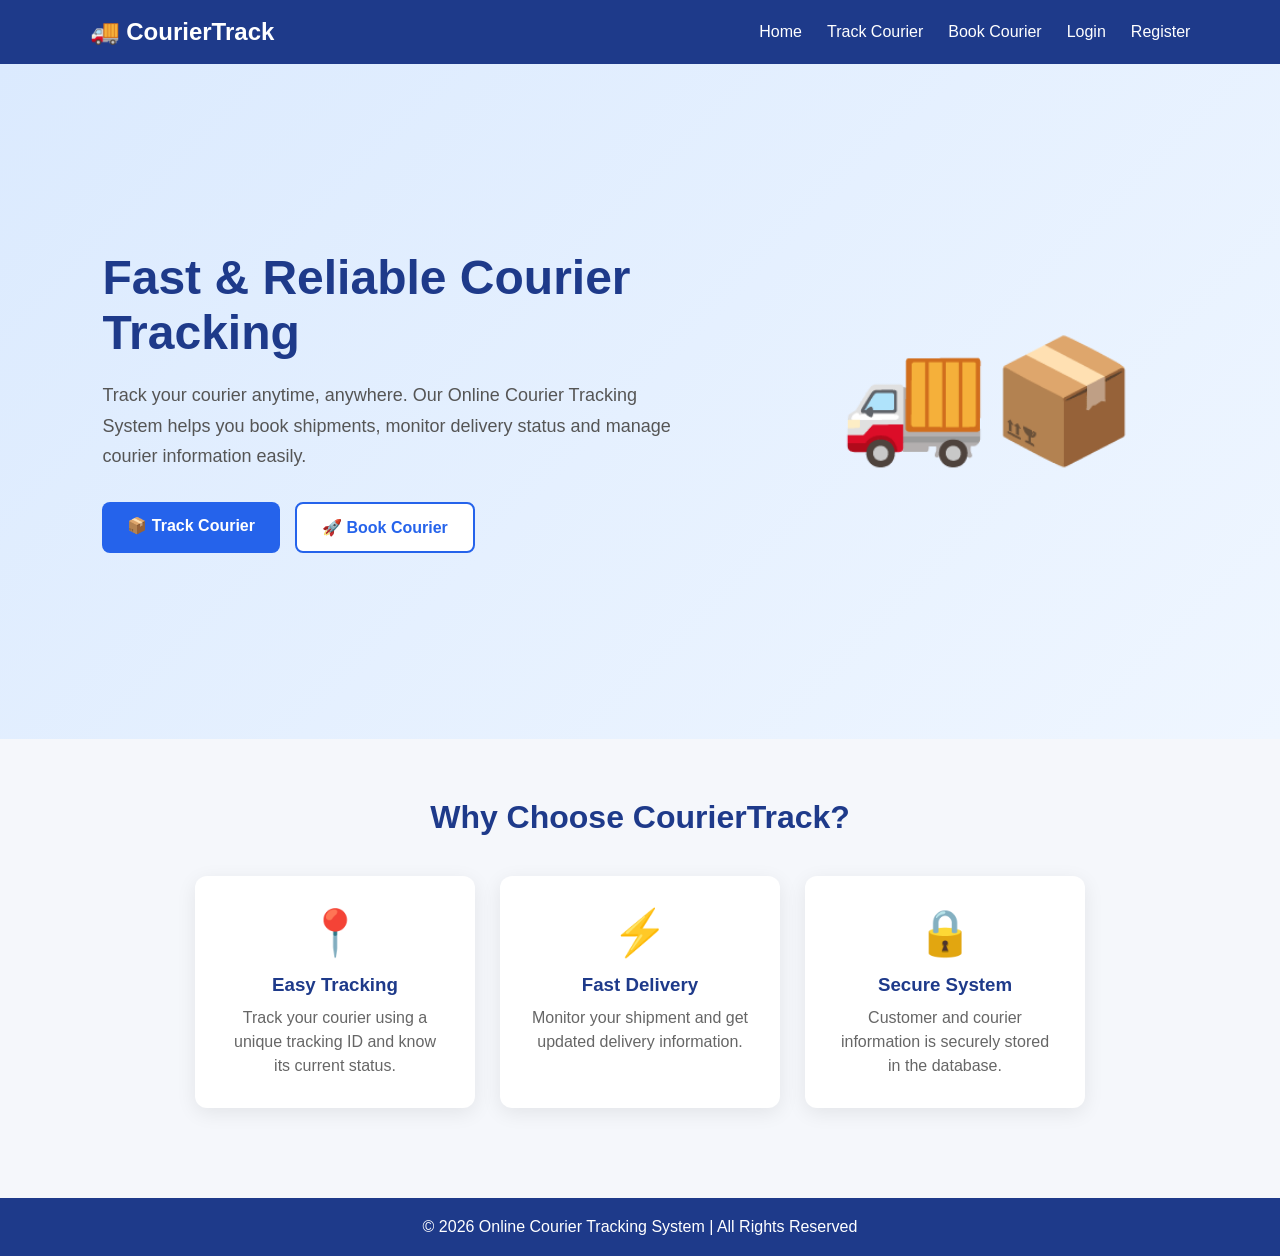
<file: templates/index.html>
<!DOCTYPE html>
<html lang="en">
<head>
    <meta charset="UTF-8">
    <meta name="viewport" content="width=device-width, initial-scale=1.0">

    <title>Online Courier Tracking System</title>

    <style>
        * {
            margin: 0;
            padding: 0;
            box-sizing: border-box;
            font-family: Arial, sans-serif;
        }

        body {
            background: #f5f7fb;
            color: #222;
        }

        /* Navigation Bar */
        nav {
            background: #1e3a8a;
            padding: 18px 7%;
            display: flex;
            justify-content: space-between;
            align-items: center;
        }

        .logo {
            color: white;
            font-size: 24px;
            font-weight: bold;
        }

        nav ul {
            display: flex;
            list-style: none;
            gap: 25px;
        }

        nav ul li a {
            color: white;
            text-decoration: none;
            font-size: 16px;
        }

        nav ul li a:hover {
            color: #93c5fd;
        }

        /* Hero Section */
        .hero {
            min-height: 75vh;
            display: flex;
            align-items: center;
            justify-content: space-between;
            padding: 60px 8%;
            background: linear-gradient(135deg, #dbeafe, #eff6ff);
        }

        .hero-content {
            width: 55%;
        }

        .hero-content h1 {
            font-size: 48px;
            color: #1e3a8a;
            margin-bottom: 20px;
        }

        .hero-content p {
            font-size: 18px;
            line-height: 1.7;
            color: #555;
            margin-bottom: 30px;
        }

        .buttons {
            display: flex;
            gap: 15px;
        }

        .btn {
            padding: 14px 25px;
            border-radius: 8px;
            text-decoration: none;
            font-weight: bold;
            display: inline-block;
        }

        .primary {
            background: #2563eb;
            color: white;
        }

        .secondary {
            background: white;
            color: #2563eb;
            border: 2px solid #2563eb;
        }

        .btn:hover {
            opacity: 0.85;
        }

        /* Illustration */
        .hero-image {
            width: 35%;
            text-align: center;
            font-size: 120px;
        }

        /* Features */
        .features {
            padding: 60px 8%;
            text-align: center;
        }

        .features h2 {
            font-size: 32px;
            color: #1e3a8a;
            margin-bottom: 40px;
        }

        .feature-container {
            display: flex;
            justify-content: center;
            gap: 25px;
            flex-wrap: wrap;
        }

        .feature-card {
            background: white;
            width: 280px;
            padding: 30px;
            border-radius: 12px;
            box-shadow: 0 5px 20px rgba(0,0,0,0.08);
        }

        .feature-card .icon {
            font-size: 45px;
            margin-bottom: 15px;
        }

        .feature-card h3 {
            color: #1e3a8a;
            margin-bottom: 10px;
        }

        .feature-card p {
            color: #666;
            line-height: 1.5;
        }

        /* Footer */
        footer {
            background: #1e3a8a;
            color: white;
            text-align: center;
            padding: 20px;
            margin-top: 30px;
        }

        /* Mobile */
        @media (max-width: 768px) {

            nav {
                flex-direction: column;
                gap: 15px;
            }

            nav ul {
                flex-wrap: wrap;
                justify-content: center;
            }

            .hero {
                flex-direction: column;
                text-align: center;
            }

            .hero-content {
                width: 100%;
            }

            .hero-content h1 {
                font-size: 36px;
            }

            .hero-image {
                width: 100%;
                margin-top: 30px;
            }

            .buttons {
                justify-content: center;
            }
        }
    </style>
</head>

<body>

    <!-- Navigation -->
    <nav>

        <div class="logo">
            🚚 CourierTrack
        </div>

        <ul>
            <li><a href="/">Home</a></li>
            <li><a href="/track-courier">Track Courier</a></li>
            <li><a href="/book-courier">Book Courier</a></li>
            <li><a href="/login">Login</a></li>
            <li><a href="/register">Register</a></li>
        </ul>

    </nav>


    <!-- Hero Section -->
    <section class="hero">

        <div class="hero-content">

            <h1>
                Fast & Reliable Courier Tracking
            </h1>

            <p>
                Track your courier anytime, anywhere.
                Our Online Courier Tracking System helps you
                book shipments, monitor delivery status and
                manage courier information easily.
            </p>

            <div class="buttons">

                <a href="/track-courier" class="btn primary">
                    📦 Track Courier
                </a>

                <a href="/book-courier" class="btn secondary">
                    🚀 Book Courier
                </a>

            </div>

        </div>


        <div class="hero-image">
            🚚📦
        </div>

    </section>


    <!-- Features -->
    <section class="features">

        <h2>Why Choose CourierTrack?</h2>

        <div class="feature-container">

            <div class="feature-card">

                <div class="icon">📍</div>

                <h3>Easy Tracking</h3>

                <p>
                    Track your courier using a unique
                    tracking ID and know its current status.
                </p>

            </div>


            <div class="feature-card">

                <div class="icon">⚡</div>

                <h3>Fast Delivery</h3>

                <p>
                    Monitor your shipment and get
                    updated delivery information.
                </p>

            </div>


            <div class="feature-card">

                <div class="icon">🔒</div>

                <h3>Secure System</h3>

                <p>
                    Customer and courier information
                    is securely stored in the database.
                </p>

            </div>

        </div>

    </section>


    <!-- Footer -->
    <footer>

        <p>
            © 2026 Online Courier Tracking System |
            All Rights Reserved
        </p>

    </footer>

</body>
</html>
</file>
